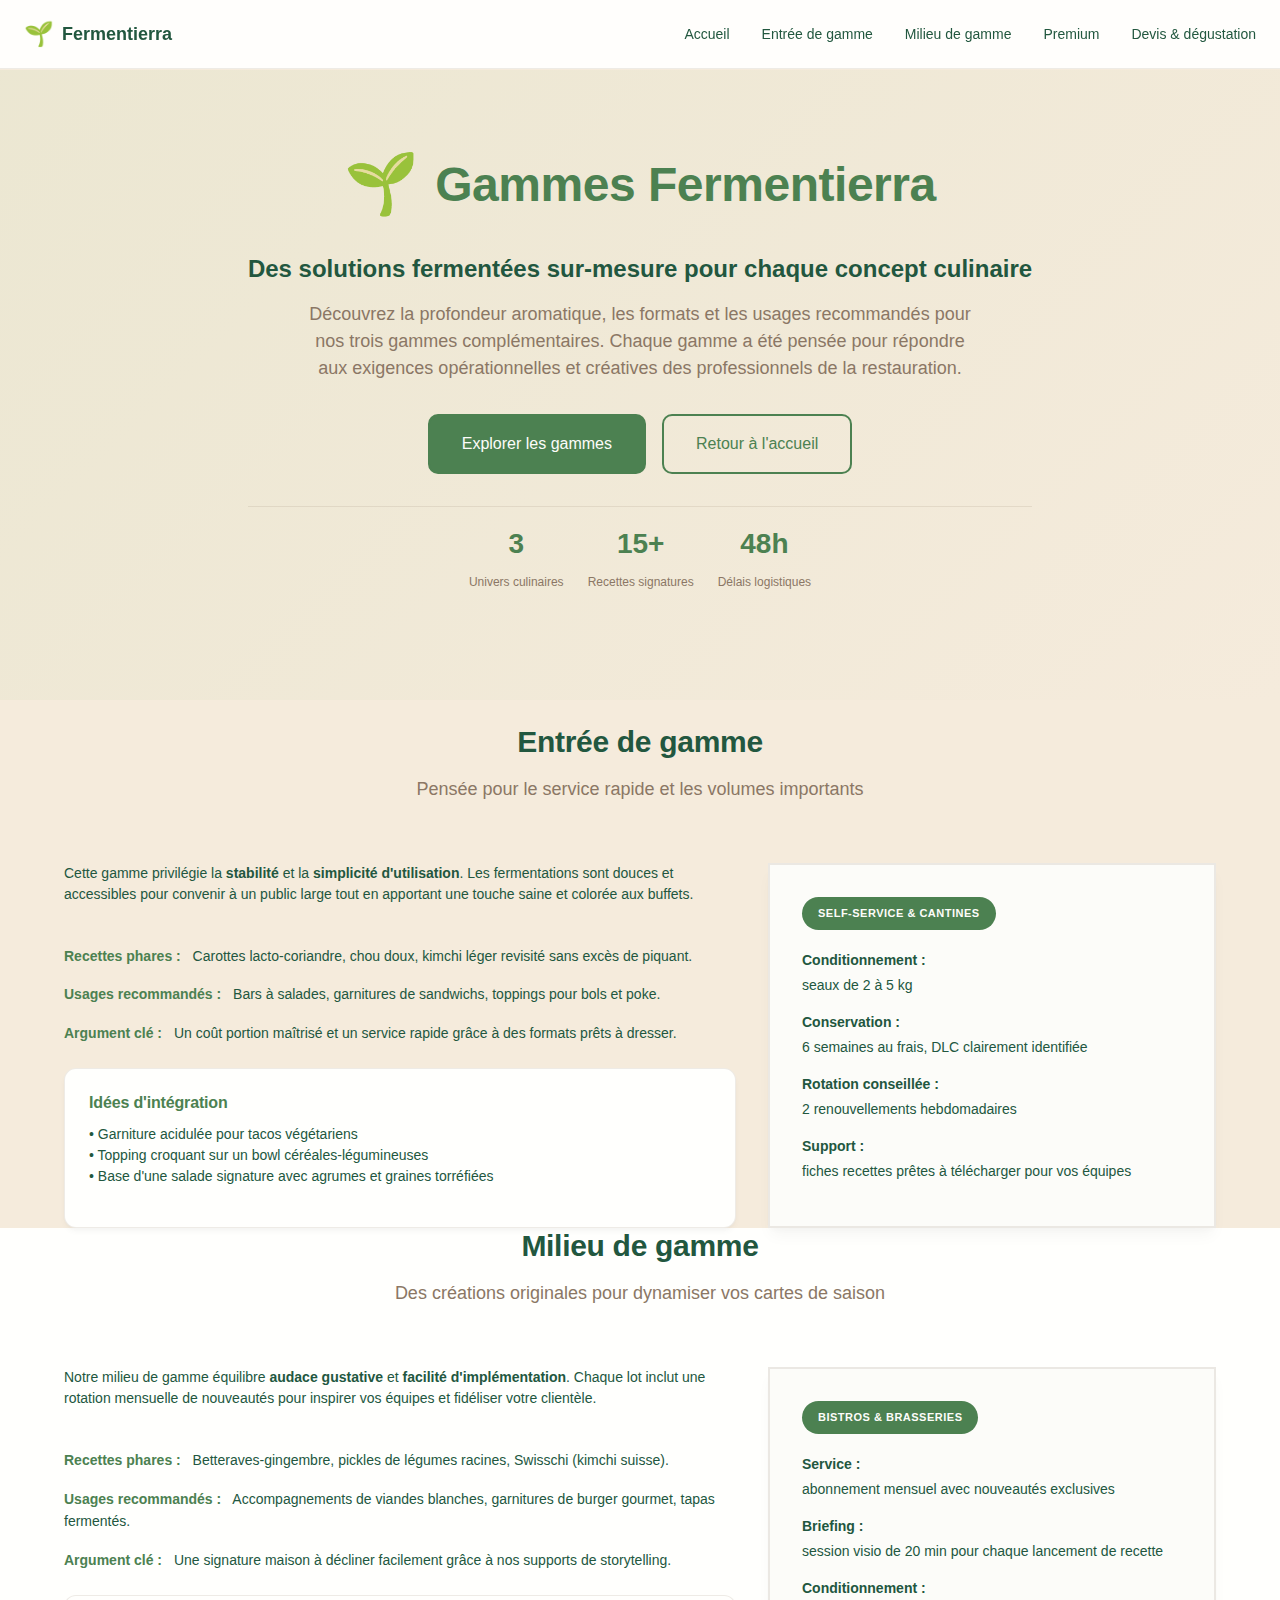
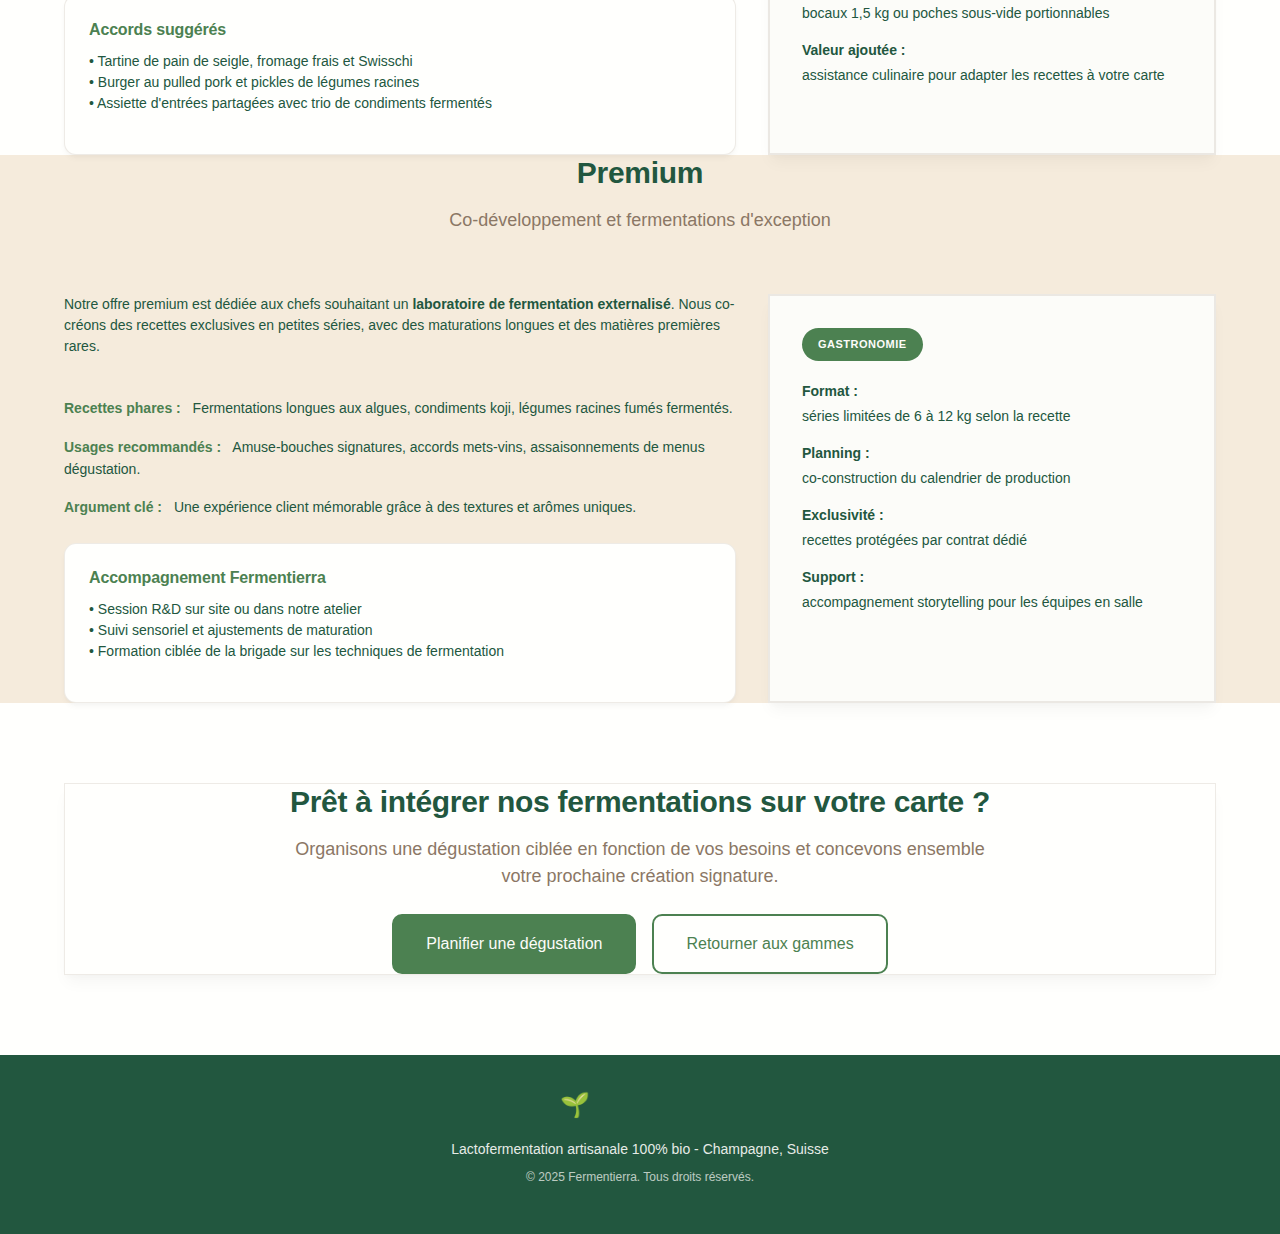
<file: src/produits.html>
<!DOCTYPE html>
<html lang="fr">
<head>
    <meta charset="UTF-8">
    <meta name="viewport" content="width=device-width, initial-scale=1.0">
    <title>Nos gammes – Détails produits | Fermentierra</title>
    <link rel="stylesheet" href="style.css">
</head>
<body>
    <!-- Navigation -->
    <nav class="navbar" id="navbar">
        <div class="nav-container">
            <div class="nav-logo">
                <span class="logo-icon">🌱</span>
                <span class="logo-text">Fermentierra</span>
            </div>
            <ul class="nav-menu" id="navMenu">
                <li><a href="index.html#hero" class="nav-link">Accueil</a></li>
                <li><a href="#entree" class="nav-link">Entrée de gamme</a></li>
                <li><a href="#milieu" class="nav-link">Milieu de gamme</a></li>
                <li><a href="#premium" class="nav-link">Premium</a></li>
                <li><a href="#cta" class="nav-link">Devis &amp; dégustation</a></li>
            </ul>
            <button class="nav-toggle" id="navToggle">
                <span></span>
                <span></span>
                <span></span>
            </button>
        </div>
    </nav>

    <!-- Hero Section -->
    <section class="hero hero--products" id="hero">
        <div class="hero-content">
            <div class="hero-logo">
                <span class="hero-icon">🌱</span>
                <h1 class="hero-title">Gammes Fermentierra</h1>
            </div>
            <p class="hero-tagline">Des solutions fermentées sur-mesure pour chaque concept culinaire</p>
            <p class="hero-subtitle">Découvrez la profondeur aromatique, les formats et les usages recommandés pour nos trois gammes complémentaires. Chaque gamme a été pensée pour répondre aux exigences opérationnelles et créatives des professionnels de la restauration.</p>
            <div class="hero-buttons">
                <a href="#entree" class="btn btn--primary btn--lg">Explorer les gammes</a>
                <a href="index.html#products" class="btn btn--outline btn--lg">Retour à l'accueil</a>
            </div>
            <div class="hero-stats hero-stats--compact">
                <div class="stat">
                    <div class="stat-number">3</div>
                    <div class="stat-label">Univers culinaires</div>
                </div>
                <div class="stat">
                    <div class="stat-number">15+</div>
                    <div class="stat-label">Recettes signatures</div>
                </div>
                <div class="stat">
                    <div class="stat-number">48h</div>
                    <div class="stat-label">Délais logistiques</div>
                </div>
            </div>
        </div>
    </section>

    <!-- Entry Level -->
    <section class="section range-section" id="entree">
        <div class="container">
            <div class="section-header">
                <h2 class="section-title">Entrée de gamme</h2>
                <p class="section-subtitle">Pensée pour le service rapide et les volumes importants</p>
            </div>
            <div class="range-grid">
                <div class="range-content">
                    <p>Cette gamme privilégie la <strong>stabilité</strong> et la <strong>simplicité d'utilisation</strong>. Les fermentations sont douces et accessibles pour convenir à un public large tout en apportant une touche saine et colorée aux buffets.</p>
                    <ul class="range-list">
                        <li><span class="range-list-title">Recettes phares :</span> Carottes lacto-coriandre, chou doux, kimchi léger revisité sans excès de piquant.</li>
                        <li><span class="range-list-title">Usages recommandés :</span> Bars à salades, garnitures de sandwichs, toppings pour bols et poke.</li>
                        <li><span class="range-list-title">Argument clé :</span> Un coût portion maîtrisé et un service rapide grâce à des formats prêts à dresser.</li>
                    </ul>
                    <div class="range-pairings">
                        <h3>Idées d'intégration</h3>
                        <p>• Garniture acidulée pour tacos végétariens<br>• Topping croquant sur un bowl céréales-légumineuses<br>• Base d'une salade signature avec agrumes et graines torréfiées</p>
                    </div>
                </div>
                <aside class="range-highlight">
                    <span class="range-badge">Self-service &amp; cantines</span>
                    <ul class="range-meta">
                        <li><strong>Conditionnement :</strong> seaux de 2 à 5 kg</li>
                        <li><strong>Conservation :</strong> 6 semaines au frais, DLC clairement identifiée</li>
                        <li><strong>Rotation conseillée :</strong> 2 renouvellements hebdomadaires</li>
                        <li><strong>Support :</strong> fiches recettes prêtes à télécharger pour vos équipes</li>
                    </ul>
                </aside>
            </div>
        </div>
    </section>

    <!-- Mid Range -->
    <section class="section section--alt range-section" id="milieu">
        <div class="container">
            <div class="section-header">
                <h2 class="section-title">Milieu de gamme</h2>
                <p class="section-subtitle">Des créations originales pour dynamiser vos cartes de saison</p>
            </div>
            <div class="range-grid">
                <div class="range-content">
                    <p>Notre milieu de gamme équilibre <strong>audace gustative</strong> et <strong>facilité d'implémentation</strong>. Chaque lot inclut une rotation mensuelle de nouveautés pour inspirer vos équipes et fidéliser votre clientèle.</p>
                    <ul class="range-list">
                        <li><span class="range-list-title">Recettes phares :</span> Betteraves-gingembre, pickles de légumes racines, Swisschi (kimchi suisse).</li>
                        <li><span class="range-list-title">Usages recommandés :</span> Accompagnements de viandes blanches, garnitures de burger gourmet, tapas fermentés.</li>
                        <li><span class="range-list-title">Argument clé :</span> Une signature maison à décliner facilement grâce à nos supports de storytelling.</li>
                    </ul>
                    <div class="range-pairings">
                        <h3>Accords suggérés</h3>
                        <p>• Tartine de pain de seigle, fromage frais et Swisschi<br>• Burger au pulled pork et pickles de légumes racines<br>• Assiette d'entrées partagées avec trio de condiments fermentés</p>
                    </div>
                </div>
                <aside class="range-highlight">
                    <span class="range-badge">Bistros &amp; brasseries</span>
                    <ul class="range-meta">
                        <li><strong>Service :</strong> abonnement mensuel avec nouveautés exclusives</li>
                        <li><strong>Briefing :</strong> session visio de 20 min pour chaque lancement de recette</li>
                        <li><strong>Conditionnement :</strong> bocaux 1,5 kg ou poches sous-vide portionnables</li>
                        <li><strong>Valeur ajoutée :</strong> assistance culinaire pour adapter les recettes à votre carte</li>
                    </ul>
                </aside>
            </div>
        </div>
    </section>

    <!-- Premium -->
    <section class="section range-section" id="premium">
        <div class="container">
            <div class="section-header">
                <h2 class="section-title">Premium</h2>
                <p class="section-subtitle">Co-développement et fermentations d'exception</p>
            </div>
            <div class="range-grid">
                <div class="range-content">
                    <p>Notre offre premium est dédiée aux chefs souhaitant un <strong>laboratoire de fermentation externalisé</strong>. Nous co-créons des recettes exclusives en petites séries, avec des maturations longues et des matières premières rares.</p>
                    <ul class="range-list">
                        <li><span class="range-list-title">Recettes phares :</span> Fermentations longues aux algues, condiments koji, légumes racines fumés fermentés.</li>
                        <li><span class="range-list-title">Usages recommandés :</span> Amuse-bouches signatures, accords mets-vins, assaisonnements de menus dégustation.</li>
                        <li><span class="range-list-title">Argument clé :</span> Une expérience client mémorable grâce à des textures et arômes uniques.</li>
                    </ul>
                    <div class="range-pairings">
                        <h3>Accompagnement Fermentierra</h3>
                        <p>• Session R&amp;D sur site ou dans notre atelier<br>• Suivi sensoriel et ajustements de maturation<br>• Formation ciblée de la brigade sur les techniques de fermentation</p>
                    </div>
                </div>
                <aside class="range-highlight">
                    <span class="range-badge">Gastronomie</span>
                    <ul class="range-meta">
                        <li><strong>Format :</strong> séries limitées de 6 à 12 kg selon la recette</li>
                        <li><strong>Planning :</strong> co-construction du calendrier de production</li>
                        <li><strong>Exclusivité :</strong> recettes protégées par contrat dédié</li>
                        <li><strong>Support :</strong> accompagnement storytelling pour les équipes en salle</li>
                    </ul>
                </aside>
            </div>
        </div>
    </section>

    <!-- CTA -->
    <section class="section section--alt range-cta" id="cta">
        <div class="container">
            <div class="range-cta-content">
                <h2 class="section-title">Prêt à intégrer nos fermentations sur votre carte ?</h2>
                <p class="section-subtitle">Organisons une dégustation ciblée en fonction de vos besoins et concevons ensemble votre prochaine création signature.</p>
                <div class="range-cta-actions">
                    <a href="index.html#contact" class="btn btn--primary btn--lg">Planifier une dégustation</a>
                    <a href="index.html#products" class="btn btn--outline btn--lg">Retourner aux gammes</a>
                </div>
            </div>
        </div>
    </section>

    <!-- Footer -->
    <footer class="footer">
        <div class="container">
            <div class="footer-content">
                <div class="footer-logo">
                    <span class="logo-icon">🌱</span>
                    <span class="logo-text">Fermentierra</span>
                </div>
                <p class="footer-text">Lactofermentation artisanale 100% bio - Champagne, Suisse</p>
                <p class="footer-copyright">© 2025 Fermentierra. Tous droits réservés.</p>
            </div>
        </div>
    </footer>

    <script src="app.js"></script>
</body>
</html>
</file>
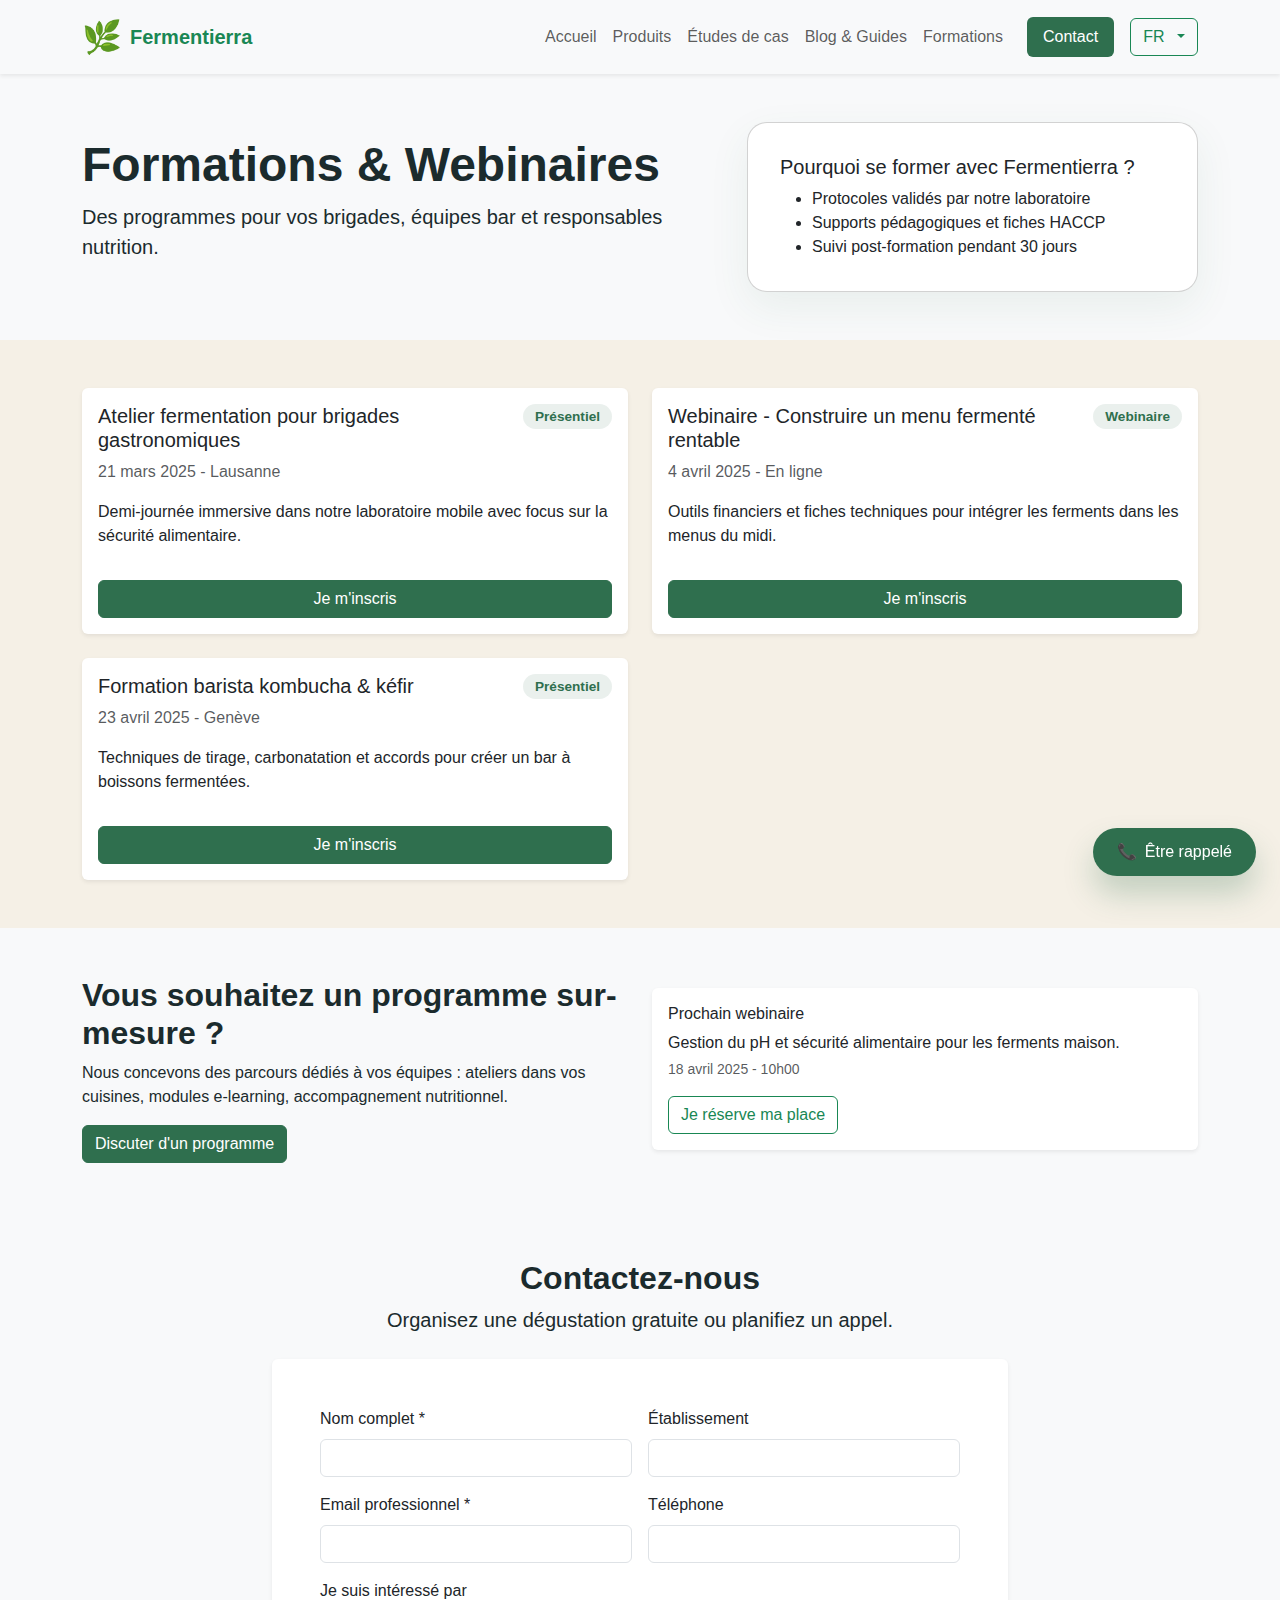
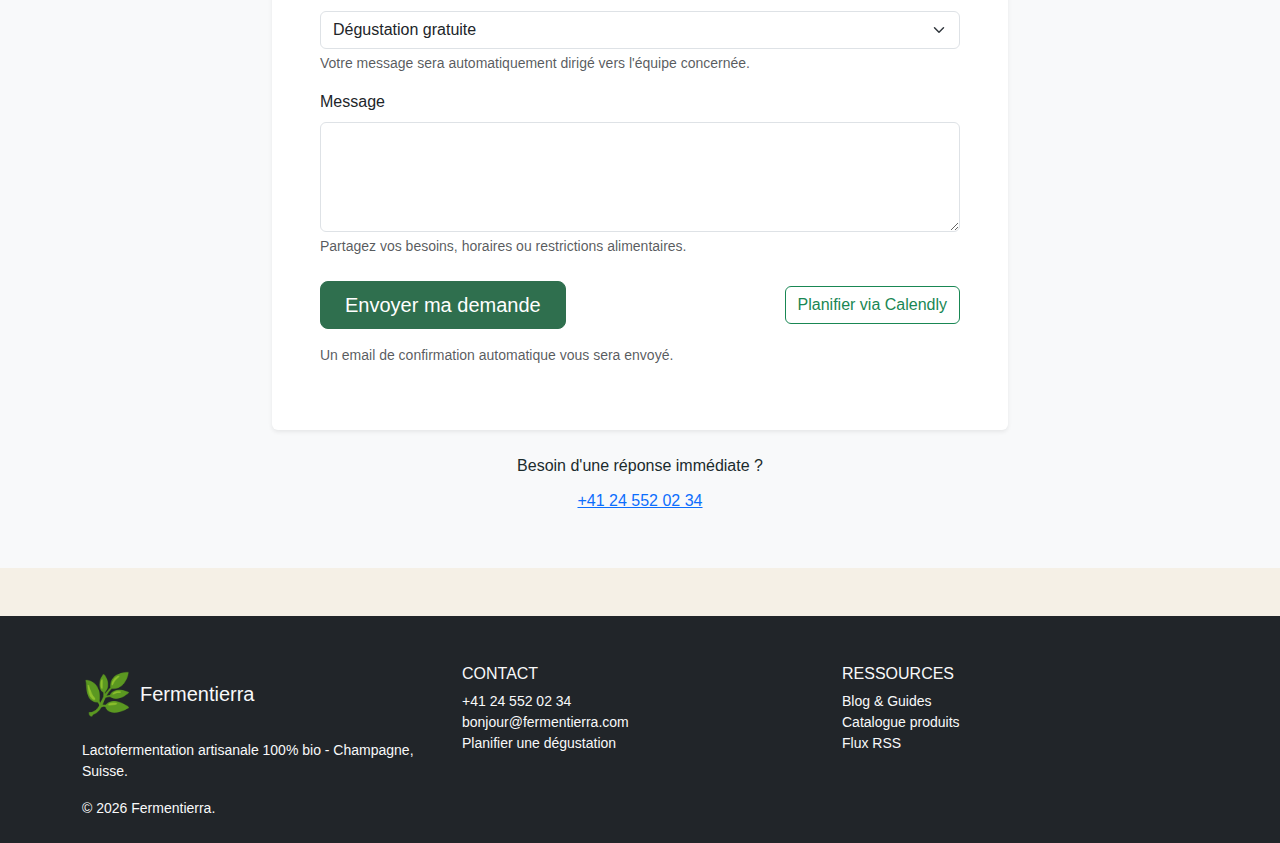
<file: src/training.html>
<!DOCTYPE html>
<html lang="fr">
  <head>
    <meta charset="utf-8" />
    <meta name="viewport" content="width=device-width, initial-scale=1" />
    <title>Formations & Webinaires Fermentierra</title>
    <meta name="description" content="Formations, ateliers et webinaires Fermentierra pour maîtriser la fermentation en restauration." />
    <meta property="og:title" content="Formations Fermentierra" />
    <meta property="og:description" content="Sessions pratiques et en ligne pour intégrer les ferments artisanaux dans vos services." />
    <meta property="og:type" content="website" />
    <meta property="og:image" content="https://via.placeholder.com/1200x630?text=Formations+Fermentierra" />
    <meta name="twitter:card" content="summary_large_image" />
    <link rel="canonical" href="https://fermentierra.example.com/training.html" />
    <link rel="alternate" type="application/rss+xml" title="Fermentierra Blog" href="rss.xml" />
    <link rel="stylesheet" href="https://cdn.jsdelivr.net/npm/bootstrap@5.3.3/dist/css/bootstrap.min.css" integrity="sha384-QWTKZyjpPEjISv5WaRU9OFeRpok6YctnYmDr5pNlyT2bRjXh0JMhjY6hW+ALEwIH" crossorigin="anonymous" />
    <link rel="stylesheet" href="css/main.css" />
    <script async src="https://www.googletagmanager.com/gtag/js?id=G-XXXXXXXX"></script>
    <script>
      window.dataLayer = window.dataLayer || [];
      function gtag(){dataLayer.push(arguments);}
      gtag('js', new Date());
      gtag('config', 'G-XXXXXXXX');
    </script>
  </head>
  <body data-page="training">
    <div data-src="components/header.html"></div>
    <main>
      <section class="py-5 bg-light">
        <div class="container">
          <div class="row g-4 align-items-center">
            <div class="col-lg-7">
              <h1 class="display-5 fw-bold">Formations & Webinaires</h1>
              <p class="lead">Des programmes pour vos brigades, équipes bar et responsables nutrition.</p>
            </div>
            <div class="col-lg-5">
              <div class="card card-highlight">
                <h2 class="h5">Pourquoi se former avec Fermentierra ?</h2>
                <ul class="mb-0">
                  <li>Protocoles validés par notre laboratoire</li>
                  <li>Supports pédagogiques et fiches HACCP</li>
                  <li>Suivi post-formation pendant 30 jours</li>
                </ul>
              </div>
            </div>
          </div>
        </div>
      </section>

      <section class="py-5">
        <div class="container">
          <div class="row g-4" data-training-list></div>
        </div>
      </section>

      <section class="py-5 bg-light">
        <div class="container">
          <div class="row g-4 align-items-center">
            <div class="col-lg-6">
              <h2 class="fw-bold">Vous souhaitez un programme sur-mesure ?</h2>
              <p>Nous concevons des parcours dédiés à vos équipes : ateliers dans vos cuisines, modules e-learning, accompagnement nutritionnel.</p>
              <a class="btn btn-success" href="#contact">Discuter d'un programme</a>
            </div>
            <div class="col-lg-6">
              <div class="card border-0 shadow-sm">
                <div class="card-body">
                  <h3 class="h6">Prochain webinaire</h3>
                  <p class="mb-1">Gestion du pH et sécurité alimentaire pour les ferments maison.</p>
                  <p class="small text-muted">18 avril 2025 - 10h00</p>
                  <a class="btn btn-outline-success" href="https://eventbrite.com" target="_blank" rel="noopener">Je réserve ma place</a>
                </div>
              </div>
            </div>
          </div>
        </div>
      </section>

      <div data-src="components/contact-form.html"></div>
    </main>
    <div data-src="components/footer.html"></div>
    <script src="https://cdn.jsdelivr.net/npm/bootstrap@5.3.3/dist/js/bootstrap.bundle.min.js" integrity="sha384-YvpcrYf0tY3lHB60NNkmXc5s9fDVZLESaAA55NDzOxhy9GkcIdslK1eN7N6jIeHz" crossorigin="anonymous"></script>
    <script src="js/main.js" defer></script>
  </body>
</html>
</file>
<file: src/style.css>
:root {
  /* Primitive Color Tokens */
  --color-white: rgba(255, 255, 255, 1);
  --color-black: rgba(0, 0, 0, 1);
  --color-cream-50: rgba(252, 252, 249, 1);
  --color-cream-100: rgba(255, 255, 253, 1);
  --color-gray-200: rgba(245, 245, 245, 1);
  --color-gray-300: rgba(167, 169, 169, 1);
  --color-gray-400: rgba(119, 124, 124, 1);
  --color-slate-500: rgba(98, 108, 113, 1);
  --color-brown-600: rgba(94, 82, 64, 1);
  --color-charcoal-700: rgba(31, 33, 33, 1);
  --color-charcoal-800: rgba(38, 40, 40, 1);
  --color-slate-900: rgba(19, 52, 59, 1);
  --color-teal-300: rgba(50, 184, 198, 1);
  --color-teal-400: rgba(45, 166, 178, 1);
  --color-teal-500: rgba(33, 128, 141, 1);
  --color-teal-600: rgba(29, 116, 128, 1);
  --color-teal-700: rgba(26, 104, 115, 1);
  --color-teal-800: rgba(41, 150, 161, 1);
  --color-red-400: rgba(255, 84, 89, 1);
  --color-red-500: rgba(192, 21, 47, 1);
  --color-orange-400: rgba(230, 129, 97, 1);
  --color-orange-500: rgba(168, 75, 47, 1);

  /* RGB versions for opacity control */
  --color-brown-600-rgb: 94, 82, 64;
  --color-teal-500-rgb: 33, 128, 141;
  --color-slate-900-rgb: 19, 52, 59;
  --color-slate-500-rgb: 98, 108, 113;
  --color-red-500-rgb: 192, 21, 47;
  --color-red-400-rgb: 255, 84, 89;
  --color-orange-500-rgb: 168, 75, 47;
  --color-orange-400-rgb: 230, 129, 97;

  /* Background color tokens (Light Mode) */
  --color-bg-1: rgba(59, 130, 246, 0.08); /* Light blue */
  --color-bg-2: rgba(245, 158, 11, 0.08); /* Light yellow */
  --color-bg-3: rgba(34, 197, 94, 0.08); /* Light green */
  --color-bg-4: rgba(239, 68, 68, 0.08); /* Light red */
  --color-bg-5: rgba(147, 51, 234, 0.08); /* Light purple */
  --color-bg-6: rgba(249, 115, 22, 0.08); /* Light orange */
  --color-bg-7: rgba(236, 72, 153, 0.08); /* Light pink */
  --color-bg-8: rgba(6, 182, 212, 0.08); /* Light cyan */

  /* Semantic Color Tokens (Light Mode) */
  --color-background: var(--color-cream-50);
  --color-surface: var(--color-cream-100);
  --color-text: var(--color-slate-900);
  --color-text-secondary: var(--color-slate-500);
  --color-primary: var(--color-teal-500);
  --color-primary-hover: var(--color-teal-600);
  --color-primary-active: var(--color-teal-700);
  --color-secondary: rgba(var(--color-brown-600-rgb), 0.12);
  --color-secondary-hover: rgba(var(--color-brown-600-rgb), 0.2);
  --color-secondary-active: rgba(var(--color-brown-600-rgb), 0.25);
  --color-border: rgba(var(--color-brown-600-rgb), 0.2);
  --color-btn-primary-text: var(--color-cream-50);
  --color-card-border: rgba(var(--color-brown-600-rgb), 0.12);
  --color-card-border-inner: rgba(var(--color-brown-600-rgb), 0.12);
  --color-error: var(--color-red-500);
  --color-success: var(--color-teal-500);
  --color-warning: var(--color-orange-500);
  --color-info: var(--color-slate-500);
  --color-focus-ring: rgba(var(--color-teal-500-rgb), 0.4);
  --color-select-caret: rgba(var(--color-slate-900-rgb), 0.8);

  /* Common style patterns */
  --focus-ring: 0 0 0 3px var(--color-focus-ring);
  --focus-outline: 2px solid var(--color-primary);
  --status-bg-opacity: 0.15;
  --status-border-opacity: 0.25;
  --select-caret-light: url("data:image/svg+xml,%3Csvg xmlns='http://www.w3.org/2000/svg' width='16' height='16' viewBox='0 0 24 24' fill='none' stroke='%23134252' stroke-width='2' stroke-linecap='round' stroke-linejoin='round'%3E%3Cpolyline points='6 9 12 15 18 9'%3E%3C/polyline%3E%3C/svg%3E");
  --select-caret-dark: url("data:image/svg+xml,%3Csvg xmlns='http://www.w3.org/2000/svg' width='16' height='16' viewBox='0 0 24 24' fill='none' stroke='%23f5f5f5' stroke-width='2' stroke-linecap='round' stroke-linejoin='round'%3E%3Cpolyline points='6 9 12 15 18 9'%3E%3C/polyline%3E%3C/svg%3E");

  /* RGB versions for opacity control */
  --color-success-rgb: 33, 128, 141;
  --color-error-rgb: 192, 21, 47;
  --color-warning-rgb: 168, 75, 47;
  --color-info-rgb: 98, 108, 113;

  /* Typography */
  --font-family-base: "FKGroteskNeue", "Geist", "Inter", -apple-system,
    BlinkMacSystemFont, "Segoe UI", Roboto, sans-serif;
  --font-family-mono: "Berkeley Mono", ui-monospace, SFMono-Regular, Menlo,
    Monaco, Consolas, monospace;
  --font-size-xs: 11px;
  --font-size-sm: 12px;
  --font-size-base: 14px;
  --font-size-md: 14px;
  --font-size-lg: 16px;
  --font-size-xl: 18px;
  --font-size-2xl: 20px;
  --font-size-3xl: 24px;
  --font-size-4xl: 30px;
  --font-weight-normal: 400;
  --font-weight-medium: 500;
  --font-weight-semibold: 550;
  --font-weight-bold: 600;
  --line-height-tight: 1.2;
  --line-height-normal: 1.5;
  --letter-spacing-tight: -0.01em;

  /* Spacing */
  --space-0: 0;
  --space-1: 1px;
  --space-2: 2px;
  --space-4: 4px;
  --space-6: 6px;
  --space-8: 8px;
  --space-10: 10px;
  --space-12: 12px;
  --space-16: 16px;
  --space-20: 20px;
  --space-24: 24px;
  --space-32: 32px;

  /* Border Radius */
  --radius-sm: 6px;
  --radius-base: 8px;
  --radius-md: 10px;
  --radius-lg: 12px;
  --radius-full: 9999px;

  /* Shadows */
  --shadow-xs: 0 1px 2px rgba(0, 0, 0, 0.02);
  --shadow-sm: 0 1px 3px rgba(0, 0, 0, 0.04), 0 1px 2px rgba(0, 0, 0, 0.02);
  --shadow-md: 0 4px 6px -1px rgba(0, 0, 0, 0.04),
    0 2px 4px -1px rgba(0, 0, 0, 0.02);
  --shadow-lg: 0 10px 15px -3px rgba(0, 0, 0, 0.04),
    0 4px 6px -2px rgba(0, 0, 0, 0.02);
  --shadow-inset-sm: inset 0 1px 0 rgba(255, 255, 255, 0.15),
    inset 0 -1px 0 rgba(0, 0, 0, 0.03);

  /* Animation */
  --duration-fast: 150ms;
  --duration-normal: 250ms;
  --ease-standard: cubic-bezier(0.16, 1, 0.3, 1);

  /* Layout */
  --container-sm: 640px;
  --container-md: 768px;
  --container-lg: 1024px;
  --container-xl: 1280px;
}

/* Dark mode colors */
@media (prefers-color-scheme: dark) {
  :root {
    /* RGB versions for opacity control (Dark Mode) */
    --color-gray-400-rgb: 119, 124, 124;
    --color-teal-300-rgb: 50, 184, 198;
    --color-gray-300-rgb: 167, 169, 169;
    --color-gray-200-rgb: 245, 245, 245;

    /* Background color tokens (Dark Mode) */
    --color-bg-1: rgba(29, 78, 216, 0.15); /* Dark blue */
    --color-bg-2: rgba(180, 83, 9, 0.15); /* Dark yellow */
    --color-bg-3: rgba(21, 128, 61, 0.15); /* Dark green */
    --color-bg-4: rgba(185, 28, 28, 0.15); /* Dark red */
    --color-bg-5: rgba(107, 33, 168, 0.15); /* Dark purple */
    --color-bg-6: rgba(194, 65, 12, 0.15); /* Dark orange */
    --color-bg-7: rgba(190, 24, 93, 0.15); /* Dark pink */
    --color-bg-8: rgba(8, 145, 178, 0.15); /* Dark cyan */

    /* Semantic Color Tokens (Dark Mode) */
    --color-background: var(--color-charcoal-700);
    --color-surface: var(--color-charcoal-800);
    --color-text: var(--color-gray-200);
    --color-text-secondary: rgba(var(--color-gray-300-rgb), 0.7);
    --color-primary: var(--color-teal-300);
    --color-primary-hover: var(--color-teal-400);
    --color-primary-active: var(--color-teal-800);
    --color-secondary: rgba(var(--color-gray-400-rgb), 0.15);
    --color-secondary-hover: rgba(var(--color-gray-400-rgb), 0.25);
    --color-secondary-active: rgba(var(--color-gray-400-rgb), 0.3);
    --color-border: rgba(var(--color-gray-400-rgb), 0.3);
    --color-error: var(--color-red-400);
    --color-success: var(--color-teal-300);
    --color-warning: var(--color-orange-400);
    --color-info: var(--color-gray-300);
    --color-focus-ring: rgba(var(--color-teal-300-rgb), 0.4);
    --color-btn-primary-text: var(--color-slate-900);
    --color-card-border: rgba(var(--color-gray-400-rgb), 0.2);
    --color-card-border-inner: rgba(var(--color-gray-400-rgb), 0.15);
    --shadow-inset-sm: inset 0 1px 0 rgba(255, 255, 255, 0.1),
      inset 0 -1px 0 rgba(0, 0, 0, 0.15);
    --button-border-secondary: rgba(var(--color-gray-400-rgb), 0.2);
    --color-border-secondary: rgba(var(--color-gray-400-rgb), 0.2);
    --color-select-caret: rgba(var(--color-gray-200-rgb), 0.8);

    /* Common style patterns - updated for dark mode */
    --focus-ring: 0 0 0 3px var(--color-focus-ring);
    --focus-outline: 2px solid var(--color-primary);
    --status-bg-opacity: 0.15;
    --status-border-opacity: 0.25;
    --select-caret-light: url("data:image/svg+xml,%3Csvg xmlns='http://www.w3.org/2000/svg' width='16' height='16' viewBox='0 0 24 24' fill='none' stroke='%23134252' stroke-width='2' stroke-linecap='round' stroke-linejoin='round'%3E%3Cpolyline points='6 9 12 15 18 9'%3E%3C/polyline%3E%3C/svg%3E");
    --select-caret-dark: url("data:image/svg+xml,%3Csvg xmlns='http://www.w3.org/2000/svg' width='16' height='16' viewBox='0 0 24 24' fill='none' stroke='%23f5f5f5' stroke-width='2' stroke-linecap='round' stroke-linejoin='round'%3E%3Cpolyline points='6 9 12 15 18 9'%3E%3C/polyline%3E%3C/svg%3E");

    /* RGB versions for dark mode */
    --color-success-rgb: var(--color-teal-300-rgb);
    --color-error-rgb: var(--color-red-400-rgb);
    --color-warning-rgb: var(--color-orange-400-rgb);
    --color-info-rgb: var(--color-gray-300-rgb);
  }
}

/* Data attribute for manual theme switching */
[data-color-scheme="dark"] {
  /* RGB versions for opacity control (dark mode) */
  --color-gray-400-rgb: 119, 124, 124;
  --color-teal-300-rgb: 50, 184, 198;
  --color-gray-300-rgb: 167, 169, 169;
  --color-gray-200-rgb: 245, 245, 245;

  /* Colorful background palette - Dark Mode */
  --color-bg-1: rgba(29, 78, 216, 0.15); /* Dark blue */
  --color-bg-2: rgba(180, 83, 9, 0.15); /* Dark yellow */
  --color-bg-3: rgba(21, 128, 61, 0.15); /* Dark green */
  --color-bg-4: rgba(185, 28, 28, 0.15); /* Dark red */
  --color-bg-5: rgba(107, 33, 168, 0.15); /* Dark purple */
  --color-bg-6: rgba(194, 65, 12, 0.15); /* Dark orange */
  --color-bg-7: rgba(190, 24, 93, 0.15); /* Dark pink */
  --color-bg-8: rgba(8, 145, 178, 0.15); /* Dark cyan */

  /* Semantic Color Tokens (Dark Mode) */
  --color-background: var(--color-charcoal-700);
  --color-surface: var(--color-charcoal-800);
  --color-text: var(--color-gray-200);
  --color-text-secondary: rgba(var(--color-gray-300-rgb), 0.7);
  --color-primary: var(--color-teal-300);
  --color-primary-hover: var(--color-teal-400);
  --color-primary-active: var(--color-teal-800);
  --color-secondary: rgba(var(--color-gray-400-rgb), 0.15);
  --color-secondary-hover: rgba(var(--color-gray-400-rgb), 0.25);
  --color-secondary-active: rgba(var(--color-gray-400-rgb), 0.3);
  --color-border: rgba(var(--color-gray-400-rgb), 0.3);
  --color-error: var(--color-red-400);
  --color-success: var(--color-teal-300);
  --color-warning: var(--color-orange-400);
  --color-info: var(--color-gray-300);
  --color-focus-ring: rgba(var(--color-teal-300-rgb), 0.4);
  --color-btn-primary-text: var(--color-slate-900);
  --color-card-border: rgba(var(--color-gray-400-rgb), 0.15);
  --color-card-border-inner: rgba(var(--color-gray-400-rgb), 0.15);
  --shadow-inset-sm: inset 0 1px 0 rgba(255, 255, 255, 0.1),
    inset 0 -1px 0 rgba(0, 0, 0, 0.15);
  --color-border-secondary: rgba(var(--color-gray-400-rgb), 0.2);
  --color-select-caret: rgba(var(--color-gray-200-rgb), 0.8);

  /* Common style patterns - updated for dark mode */
  --focus-ring: 0 0 0 3px var(--color-focus-ring);
  --focus-outline: 2px solid var(--color-primary);
  --status-bg-opacity: 0.15;
  --status-border-opacity: 0.25;
  --select-caret-light: url("data:image/svg+xml,%3Csvg xmlns='http://www.w3.org/2000/svg' width='16' height='16' viewBox='0 0 24 24' fill='none' stroke='%23134252' stroke-width='2' stroke-linecap='round' stroke-linejoin='round'%3E%3Cpolyline points='6 9 12 15 18 9'%3E%3C/polyline%3E%3C/svg%3E");
  --select-caret-dark: url("data:image/svg+xml,%3Csvg xmlns='http://www.w3.org/2000/svg' width='16' height='16' viewBox='0 0 24 24' fill='none' stroke='%23f5f5f5' stroke-width='2' stroke-linecap='round' stroke-linejoin='round'%3E%3Cpolyline points='6 9 12 15 18 9'%3E%3C/polyline%3E%3C/svg%3E");

  /* RGB versions for dark mode */
  --color-success-rgb: var(--color-teal-300-rgb);
  --color-error-rgb: var(--color-red-400-rgb);
  --color-warning-rgb: var(--color-orange-400-rgb);
  --color-info-rgb: var(--color-gray-300-rgb);
}

[data-color-scheme="light"] {
  /* RGB versions for opacity control (light mode) */
  --color-brown-600-rgb: 94, 82, 64;
  --color-teal-500-rgb: 33, 128, 141;
  --color-slate-900-rgb: 19, 52, 59;

  /* Semantic Color Tokens (Light Mode) */
  --color-background: var(--color-cream-50);
  --color-surface: var(--color-cream-100);
  --color-text: var(--color-slate-900);
  --color-text-secondary: var(--color-slate-500);
  --color-primary: var(--color-teal-500);
  --color-primary-hover: var(--color-teal-600);
  --color-primary-active: var(--color-teal-700);
  --color-secondary: rgba(var(--color-brown-600-rgb), 0.12);
  --color-secondary-hover: rgba(var(--color-brown-600-rgb), 0.2);
  --color-secondary-active: rgba(var(--color-brown-600-rgb), 0.25);
  --color-border: rgba(var(--color-brown-600-rgb), 0.2);
  --color-btn-primary-text: var(--color-cream-50);
  --color-card-border: rgba(var(--color-brown-600-rgb), 0.12);
  --color-card-border-inner: rgba(var(--color-brown-600-rgb), 0.12);
  --color-error: var(--color-red-500);
  --color-success: var(--color-teal-500);
  --color-warning: var(--color-orange-500);
  --color-info: var(--color-slate-500);
  --color-focus-ring: rgba(var(--color-teal-500-rgb), 0.4);

  /* RGB versions for light mode */
  --color-success-rgb: var(--color-teal-500-rgb);
  --color-error-rgb: var(--color-red-500-rgb);
  --color-warning-rgb: var(--color-orange-500-rgb);
  --color-info-rgb: var(--color-slate-500-rgb);
}

/* Base styles */
html {
  font-size: var(--font-size-base);
  font-family: var(--font-family-base);
  line-height: var(--line-height-normal);
  color: var(--color-text);
  background-color: var(--color-background);
  -webkit-font-smoothing: antialiased;
  box-sizing: border-box;
}

body {
  margin: 0;
  padding: 0;
}

*,
*::before,
*::after {
  box-sizing: inherit;
}

/* Typography */
h1,
h2,
h3,
h4,
h5,
h6 {
  margin: 0;
  font-weight: var(--font-weight-semibold);
  line-height: var(--line-height-tight);
  color: var(--color-text);
  letter-spacing: var(--letter-spacing-tight);
}

h1 {
  font-size: var(--font-size-4xl);
}
h2 {
  font-size: var(--font-size-3xl);
}
h3 {
  font-size: var(--font-size-2xl);
}
h4 {
  font-size: var(--font-size-xl);
}
h5 {
  font-size: var(--font-size-lg);
}
h6 {
  font-size: var(--font-size-md);
}

p {
  margin: 0 0 var(--space-16) 0;
}

a {
  color: var(--color-primary);
  text-decoration: none;
  transition: color var(--duration-fast) var(--ease-standard);
}

a:hover {
  color: var(--color-primary-hover);
}

code,
pre {
  font-family: var(--font-family-mono);
  font-size: calc(var(--font-size-base) * 0.95);
  background-color: var(--color-secondary);
  border-radius: var(--radius-sm);
}

code {
  padding: var(--space-1) var(--space-4);
}

pre {
  padding: var(--space-16);
  margin: var(--space-16) 0;
  overflow: auto;
  border: 1px solid var(--color-border);
}

pre code {
  background: none;
  padding: 0;
}

/* Buttons */
.btn {
  display: inline-flex;
  align-items: center;
  justify-content: center;
  padding: var(--space-8) var(--space-16);
  border-radius: var(--radius-base);
  font-size: var(--font-size-base);
  font-weight: 500;
  line-height: 1.5;
  cursor: pointer;
  transition: all var(--duration-normal) var(--ease-standard);
  border: none;
  text-decoration: none;
  position: relative;
}

.btn:focus-visible {
  outline: none;
  box-shadow: var(--focus-ring);
}

.btn--primary {
  background: var(--color-primary);
  color: var(--color-btn-primary-text);
}

.btn--primary:hover {
  background: var(--color-primary-hover);
}

.btn--primary:active {
  background: var(--color-primary-active);
}

.btn--secondary {
  background: var(--color-secondary);
  color: var(--color-text);
}

.btn--secondary:hover {
  background: var(--color-secondary-hover);
}

.btn--secondary:active {
  background: var(--color-secondary-active);
}

.btn--outline {
  background: transparent;
  border: 1px solid var(--color-border);
  color: var(--color-text);
}

.btn--outline:hover {
  background: var(--color-secondary);
}

.btn--sm {
  padding: var(--space-4) var(--space-12);
  font-size: var(--font-size-sm);
  border-radius: var(--radius-sm);
}

.btn--lg {
  padding: var(--space-10) var(--space-20);
  font-size: var(--font-size-lg);
  border-radius: var(--radius-md);
}

.btn--full-width {
  width: 100%;
}

.btn:disabled {
  opacity: 0.5;
  cursor: not-allowed;
}

/* Form elements */
.form-control {
  display: block;
  width: 100%;
  padding: var(--space-8) var(--space-12);
  font-size: var(--font-size-md);
  line-height: 1.5;
  color: var(--color-text);
  background-color: var(--color-surface);
  border: 1px solid var(--color-border);
  border-radius: var(--radius-base);
  transition: border-color var(--duration-fast) var(--ease-standard),
    box-shadow var(--duration-fast) var(--ease-standard);
}

textarea.form-control {
  font-family: var(--font-family-base);
  font-size: var(--font-size-base);
}

select.form-control {
  padding: var(--space-8) var(--space-12);
  -webkit-appearance: none;
  -moz-appearance: none;
  appearance: none;
  background-image: var(--select-caret-light);
  background-repeat: no-repeat;
  background-position: right var(--space-12) center;
  background-size: 16px;
  padding-right: var(--space-32);
}

/* Add a dark mode specific caret */
@media (prefers-color-scheme: dark) {
  select.form-control {
    background-image: var(--select-caret-dark);
  }
}

/* Also handle data-color-scheme */
[data-color-scheme="dark"] select.form-control {
  background-image: var(--select-caret-dark);
}

[data-color-scheme="light"] select.form-control {
  background-image: var(--select-caret-light);
}

.form-control:focus {
  border-color: var(--color-primary);
  outline: var(--focus-outline);
}

.form-label {
  display: block;
  margin-bottom: var(--space-8);
  font-weight: var(--font-weight-medium);
  font-size: var(--font-size-sm);
}

.form-group {
  margin-bottom: var(--space-16);
}

/* Card component */
.card {
  background-color: var(--color-surface);
  border-radius: var(--radius-lg);
  border: 1px solid var(--color-card-border);
  box-shadow: var(--shadow-sm);
  overflow: hidden;
  transition: box-shadow var(--duration-normal) var(--ease-standard);
}

.card:hover {
  box-shadow: var(--shadow-md);
}

.card__body {
  padding: var(--space-16);
}

.card__header,
.card__footer {
  padding: var(--space-16);
  border-bottom: 1px solid var(--color-card-border-inner);
}

/* Status indicators - simplified with CSS variables */
.status {
  display: inline-flex;
  align-items: center;
  padding: var(--space-6) var(--space-12);
  border-radius: var(--radius-full);
  font-weight: var(--font-weight-medium);
  font-size: var(--font-size-sm);
}

.status--success {
  background-color: rgba(
    var(--color-success-rgb, 33, 128, 141),
    var(--status-bg-opacity)
  );
  color: var(--color-success);
  border: 1px solid
    rgba(var(--color-success-rgb, 33, 128, 141), var(--status-border-opacity));
}

.status--error {
  background-color: rgba(
    var(--color-error-rgb, 192, 21, 47),
    var(--status-bg-opacity)
  );
  color: var(--color-error);
  border: 1px solid
    rgba(var(--color-error-rgb, 192, 21, 47), var(--status-border-opacity));
}

.status--warning {
  background-color: rgba(
    var(--color-warning-rgb, 168, 75, 47),
    var(--status-bg-opacity)
  );
  color: var(--color-warning);
  border: 1px solid
    rgba(var(--color-warning-rgb, 168, 75, 47), var(--status-border-opacity));
}

.status--info {
  background-color: rgba(
    var(--color-info-rgb, 98, 108, 113),
    var(--status-bg-opacity)
  );
  color: var(--color-info);
  border: 1px solid
    rgba(var(--color-info-rgb, 98, 108, 113), var(--status-border-opacity));
}

/* Container layout */
.container {
  width: 100%;
  margin-right: auto;
  margin-left: auto;
  padding-right: var(--space-16);
  padding-left: var(--space-16);
}

@media (min-width: 640px) {
  .container {
    max-width: var(--container-sm);
  }
}
@media (min-width: 768px) {
  .container {
    max-width: var(--container-md);
  }
}
@media (min-width: 1024px) {
  .container {
    max-width: var(--container-lg);
  }
}
@media (min-width: 1280px) {
  .container {
    max-width: var(--container-xl);
  }
}

/* Utility classes */
.flex {
  display: flex;
}
.flex-col {
  flex-direction: column;
}
.items-center {
  align-items: center;
}
.justify-center {
  justify-content: center;
}
.justify-between {
  justify-content: space-between;
}
.gap-4 {
  gap: var(--space-4);
}
.gap-8 {
  gap: var(--space-8);
}
.gap-16 {
  gap: var(--space-16);
}

.m-0 {
  margin: 0;
}
.mt-8 {
  margin-top: var(--space-8);
}
.mb-8 {
  margin-bottom: var(--space-8);
}
.mx-8 {
  margin-left: var(--space-8);
  margin-right: var(--space-8);
}
.my-8 {
  margin-top: var(--space-8);
  margin-bottom: var(--space-8);
}

.p-0 {
  padding: 0;
}
.py-8 {
  padding-top: var(--space-8);
  padding-bottom: var(--space-8);
}
.px-8 {
  padding-left: var(--space-8);
  padding-right: var(--space-8);
}
.py-16 {
  padding-top: var(--space-16);
  padding-bottom: var(--space-16);
}
.px-16 {
  padding-left: var(--space-16);
  padding-right: var(--space-16);
}

.block {
  display: block;
}
.hidden {
  display: none;
}

/* Accessibility */
.sr-only {
  position: absolute;
  width: 1px;
  height: 1px;
  padding: 0;
  margin: -1px;
  overflow: hidden;
  clip: rect(0, 0, 0, 0);
  white-space: nowrap;
  border-width: 0;
}

:focus-visible {
  outline: var(--focus-outline);
  outline-offset: 2px;
}

/* Dark mode specifics */
[data-color-scheme="dark"] .btn--outline {
  border: 1px solid var(--color-border-secondary);
}

@font-face {
  font-family: 'FKGroteskNeue';
  src: url('https://r2cdn.perplexity.ai/fonts/FKGroteskNeue.woff2')
    format('woff2');
}

/* END PERPLEXITY DESIGN SYSTEM */
/* Design System */
:root {
  /* Primitive Color Tokens */
  --color-white: rgba(255, 255, 255, 1);
  --color-black: rgba(0, 0, 0, 1);
  --color-cream-50: rgba(252, 252, 249, 1);
  --color-cream-100: rgba(255, 255, 253, 1);
  --color-gray-200: rgba(245, 245, 245, 1);
  --color-gray-300: rgba(167, 169, 169, 1);
  --color-gray-400: rgba(119, 124, 124, 1);
  --color-slate-500: rgba(98, 108, 113, 1);
  --color-brown-600: rgba(94, 82, 64, 1);
  --color-charcoal-700: rgba(31, 33, 33, 1);
  --color-charcoal-800: rgba(38, 40, 40, 1);
  --color-slate-900: rgba(19, 52, 59, 1);
  --color-teal-300: rgba(50, 184, 198, 1);
  --color-teal-400: rgba(45, 166, 178, 1);
  --color-teal-500: rgba(33, 128, 141, 1);
  --color-teal-600: rgba(29, 116, 128, 1);
  --color-teal-700: rgba(26, 104, 115, 1);
  --color-teal-800: rgba(41, 150, 161, 1);
  --color-red-400: rgba(255, 84, 89, 1);
  --color-red-500: rgba(192, 21, 47, 1);
  --color-orange-400: rgba(230, 129, 97, 1);
  --color-orange-500: rgba(168, 75, 47, 1);

  /* RGB versions for opacity control */
  --color-brown-600-rgb: 94, 82, 64;
  --color-teal-500-rgb: 33, 128, 141;
  --color-slate-900-rgb: 19, 52, 59;
  --color-slate-500-rgb: 98, 108, 113;
  --color-red-500-rgb: 192, 21, 47;
  --color-red-400-rgb: 255, 84, 89;
  --color-orange-500-rgb: 168, 75, 47;
  --color-orange-400-rgb: 230, 129, 97;

  /* Custom Nature-Inspired Colors */
  --color-forest-green: rgba(34, 87, 63, 1);
  --color-mint-green: rgba(152, 195, 121, 1);
  --color-sage-green: rgba(143, 151, 121, 1);
  --color-earth-brown: rgba(139, 119, 101, 1);
  --color-terracotta: rgba(204, 102, 68, 1);
  --color-warm-beige: rgba(245, 235, 220, 1);
  --color-leaf-green: rgba(76, 129, 81, 1);

  /* Background color tokens (Light Mode) */
  --color-bg-1: rgba(59, 130, 246, 0.08);
  --color-bg-2: rgba(245, 158, 11, 0.08);
  --color-bg-3: rgba(34, 197, 94, 0.08);
  --color-bg-4: rgba(239, 68, 68, 0.08);
  --color-bg-5: rgba(147, 51, 234, 0.08);
  --color-bg-6: rgba(249, 115, 22, 0.08);
  --color-bg-7: rgba(236, 72, 153, 0.08);
  --color-bg-8: rgba(6, 182, 212, 0.08);

  /* Semantic Color Tokens (Light Mode) */
  --color-background: var(--color-warm-beige);
  --color-surface: var(--color-cream-100);
  --color-text: var(--color-forest-green);
  --color-text-secondary: var(--color-earth-brown);
  --color-primary: var(--color-leaf-green);
  --color-primary-hover: var(--color-forest-green);
  --color-primary-active: rgba(34, 87, 63, 0.9);
  --color-secondary: rgba(152, 195, 121, 0.2);
  --color-secondary-hover: rgba(152, 195, 121, 0.3);
  --color-secondary-active: rgba(152, 195, 121, 0.4);
  --color-border: rgba(139, 119, 101, 0.3);
  --color-btn-primary-text: var(--color-cream-50);
  --color-card-border: rgba(139, 119, 101, 0.15);
  --color-card-border-inner: rgba(139, 119, 101, 0.1);
  --color-error: var(--color-red-500);
  --color-success: var(--color-leaf-green);
  --color-warning: var(--color-terracotta);
  --color-info: var(--color-slate-500);
  --color-focus-ring: rgba(76, 129, 81, 0.3);
  --color-select-caret: rgba(var(--color-slate-900-rgb), 0.8);

  /* Common style patterns */
  --focus-ring: 0 0 0 3px var(--color-focus-ring);
  --focus-outline: 2px solid var(--color-primary);
  --status-bg-opacity: 0.15;
  --status-border-opacity: 0.25;

  /* Typography */
  --font-family-base: "FKGroteskNeue", "Geist", "Inter", -apple-system, BlinkMacSystemFont, "Segoe UI", Roboto, sans-serif;
  --font-family-mono: "Berkeley Mono", ui-monospace, SFMono-Regular, Menlo, Monaco, Consolas, monospace;
  --font-size-xs: 11px;
  --font-size-sm: 12px;
  --font-size-base: 14px;
  --font-size-md: 14px;
  --font-size-lg: 16px;
  --font-size-xl: 18px;
  --font-size-2xl: 20px;
  --font-size-3xl: 24px;
  --font-size-4xl: 30px;
  --font-weight-normal: 400;
  --font-weight-medium: 500;
  --font-weight-semibold: 550;
  --font-weight-bold: 600;
  --line-height-tight: 1.2;
  --line-height-normal: 1.5;
  --letter-spacing-tight: -0.01em;

  /* Spacing */
  --space-0: 0;
  --space-1: 1px;
  --space-2: 2px;
  --space-4: 4px;
  --space-6: 6px;
  --space-8: 8px;
  --space-10: 10px;
  --space-12: 12px;
  --space-16: 16px;
  --space-20: 20px;
  --space-24: 24px;
  --space-32: 32px;

  /* Border Radius */
  --radius-sm: 6px;
  --radius-base: 8px;
  --radius-md: 10px;
  --radius-lg: 12px;
  --radius-full: 9999px;

  /* Shadows */
  --shadow-xs: 0 1px 2px rgba(0, 0, 0, 0.02);
  --shadow-sm: 0 1px 3px rgba(0, 0, 0, 0.04), 0 1px 2px rgba(0, 0, 0, 0.02);
  --shadow-md: 0 4px 6px -1px rgba(0, 0, 0, 0.04), 0 2px 4px -1px rgba(0, 0, 0, 0.02);
  --shadow-lg: 0 10px 15px -3px rgba(0, 0, 0, 0.04), 0 4px 6px -2px rgba(0, 0, 0, 0.02);
  --shadow-inset-sm: inset 0 1px 0 rgba(255, 255, 255, 0.15), inset 0 -1px 0 rgba(0, 0, 0, 0.03);

  /* Animation */
  --duration-fast: 150ms;
  --duration-normal: 250ms;
  --ease-standard: cubic-bezier(0.16, 1, 0.3, 1);

  /* Layout */
  --container-sm: 640px;
  --container-md: 768px;
  --container-lg: 1024px;
  --container-xl: 1280px;
}

@font-face {
  font-family: 'FKGroteskNeue';
  src: url('https://r2cdn.perplexity.ai/fonts/FKGroteskNeue.woff2') format('woff2');
}

/* Base Styles */
* {
  margin: 0;
  padding: 0;
  box-sizing: border-box;
}

html {
  scroll-behavior: smooth;
  font-size: var(--font-size-base);
}

body {
  font-family: var(--font-family-base);
  line-height: var(--line-height-normal);
  color: var(--color-text);
  background-color: var(--color-background);
  -webkit-font-smoothing: antialiased;
}

.container {
  width: 100%;
  max-width: 1200px;
  margin: 0 auto;
  padding: 0 var(--space-24);
}

/* Navigation */
.navbar {
  position: fixed;
  top: 0;
  left: 0;
  right: 0;
  background: rgba(255, 255, 253, 0.95);
  backdrop-filter: blur(10px);
  border-bottom: 1px solid var(--color-card-border);
  z-index: 1000;
  transition: all var(--duration-normal) var(--ease-standard);
}

.navbar.scrolled {
  box-shadow: var(--shadow-md);
}

.nav-container {
  max-width: 1400px;
  margin: 0 auto;
  padding: var(--space-16) var(--space-24);
  display: flex;
  justify-content: space-between;
  align-items: center;
}

.nav-logo {
  display: flex;
  align-items: center;
  gap: var(--space-8);
  font-size: var(--font-size-xl);
  font-weight: var(--font-weight-bold);
  color: var(--color-primary);
}

.logo-icon {
  font-size: 24px;
}

.logo-text {
  color: var(--color-text);
}

.nav-menu {
  display: flex;
  list-style: none;
  gap: var(--space-32);
}

.nav-link {
  color: var(--color-text);
  text-decoration: none;
  font-weight: var(--font-weight-medium);
  font-size: var(--font-size-base);
  transition: color var(--duration-fast) var(--ease-standard);
  position: relative;
}

.nav-link::after {
  content: '';
  position: absolute;
  bottom: -4px;
  left: 0;
  width: 0;
  height: 2px;
  background: var(--color-primary);
  transition: width var(--duration-normal) var(--ease-standard);
}

.nav-link:hover,
.nav-link.active {
  color: var(--color-primary);
}

.nav-link:hover::after,
.nav-link.active::after {
  width: 100%;
}

.nav-toggle {
  display: none;
  flex-direction: column;
  gap: 5px;
  background: none;
  border: none;
  cursor: pointer;
}

.nav-toggle span {
  width: 25px;
  height: 2px;
  background: var(--color-text);
  transition: all var(--duration-normal) var(--ease-standard);
}

/* Hero Section */
.hero {
  position: relative;
  z-index: 0;
  min-height: 100vh;
  display: flex;
  align-items: center;
  justify-content: center;
  text-align: center;
  padding: var(--space-32) var(--space-24);
  background: linear-gradient(135deg, rgba(152, 195, 121, 0.1) 0%, rgba(245, 235, 220, 1) 100%);
  margin-top: 70px;
  margin-bottom: var(--space-24);
}

.hero-content {
  max-width: 900px;
  animation: fadeInUp 1s var(--ease-standard);
}

.hero-logo {
  display: flex;
  align-items: center;
  justify-content: center;
  gap: var(--space-16);
  margin-bottom: var(--space-24);
}

.hero-icon {
  font-size: 60px;
}

.hero-title {
  font-size: 48px;
  font-weight: var(--font-weight-bold);
  color: var(--color-primary);
  letter-spacing: var(--letter-spacing-tight);
}

.hero-tagline {
  font-size: var(--font-size-3xl);
  font-weight: var(--font-weight-semibold);
  color: var(--color-text);
  margin-bottom: var(--space-16);
  line-height: 1.3;
}

.hero-subtitle {
  font-size: var(--font-size-xl);
  color: var(--color-text-secondary);
  margin-bottom: var(--space-32);
}

.hero-buttons {
  display: flex;
  gap: var(--space-16);
  justify-content: center;
  flex-wrap: wrap;
  margin-bottom: var(--space-32);
}

.hero-stats {
  position: relative;
  z-index: 1;
  display: flex;
  justify-content: center;
  gap: var(--space-32);
  margin-top: var(--space-24);
  padding-top: var(--space-16);
  padding-bottom: var(--space-16);
  border-top: 1px solid var(--color-card-border);
  margin-bottom: var(--space-24);
}

.stat {
  text-align: center;
}

.stat-number {
  font-size: calc(var(--font-size-4xl) - 2px);
  font-weight: var(--font-weight-bold);
  color: var(--color-primary);
  margin-bottom: var(--space-8);
}

.stat-label {
  font-size: var(--font-size-sm);
  color: var(--color-text-secondary);
  font-weight: var(--font-weight-medium);
}

/* Sections */
.section {
  padding: 80px var(--space-24);
}

.section--alt {
  background: var(--color-surface);
}

.section-header {
  text-align: center;
  margin-bottom: 60px;
}

.section-title {
  font-size: var(--font-size-4xl);
  font-weight: var(--font-weight-bold);
  color: var(--color-text);
  margin-bottom: var(--space-16);
}

.section-subtitle {
  font-size: var(--font-size-xl);
  color: var(--color-text-secondary);
}

#about {
  padding-top: 60px;
}

/* About Section */
.about-content {
  display: grid;
  grid-template-columns: 1fr 1fr;
  gap: 60px;
  align-items: center;
}

.about-image img {
  width: 100%;
  border-radius: var(--radius-lg);
  box-shadow: var(--shadow-lg);
}

.img-rounded {
  border-radius: var(--radius-lg);
}

.about-intro {
  margin-bottom: var(--space-32);
}

.about-intro p {
  font-size: var(--font-size-lg);
  line-height: 1.7;
  margin-bottom: var(--space-16);
  color: var(--color-text);
}

.values-grid {
  display: grid;
  grid-template-columns: 1fr;
  gap: var(--space-12);
}

.value-item {
  display: flex;
  align-items: center;
  gap: var(--space-12);
  padding: var(--space-12);
  background: rgba(152, 195, 121, 0.1);
  border-radius: var(--radius-base);
  border-left: 3px solid var(--color-primary);
}

.value-icon {
  font-size: var(--font-size-xl);
  color: var(--color-primary);
  font-weight: var(--font-weight-bold);
}

.value-text {
  font-size: var(--font-size-base);
  font-weight: var(--font-weight-medium);
  color: var(--color-text);
}

/* Advantages Section */
.advantages-grid {
  display: grid;
  grid-template-columns: repeat(3, 1fr);
  gap: var(--space-32);
}

.advantage-card {
  background: var(--color-background);
  padding: var(--space-32);
  border-radius: var(--radius-lg);
  border: 2px solid var(--color-card-border);
  transition: all var(--duration-normal) var(--ease-standard);
}

.advantage-card:hover {
  transform: translateY(-5px);
  box-shadow: var(--shadow-lg);
  border-color: var(--color-primary);
}

.advantage-icon {
  font-size: 48px;
  margin-bottom: var(--space-16);
}

.advantage-title {
  font-size: var(--font-size-2xl);
  font-weight: var(--font-weight-bold);
  color: var(--color-text);
  margin-bottom: var(--space-16);
}

.advantage-list {
  list-style: none;
}

.advantage-list li {
  padding: var(--space-8) 0;
  padding-left: var(--space-24);
  position: relative;
  font-size: var(--font-size-base);
  color: var(--color-text);
}

.advantage-list li::before {
  content: '→';
  position: absolute;
  left: 0;
  color: var(--color-primary);
  font-weight: var(--font-weight-bold);
}

/* Products Section */
.products-grid {
  display: grid;
  grid-template-columns: repeat(3, 1fr);
  gap: var(--space-32);
}

.product-card {
  background: var(--color-surface);
  border-radius: var(--radius-lg);
  overflow: hidden;
  border: 2px solid var(--color-card-border);
  transition: all var(--duration-normal) var(--ease-standard);
  display: flex;
  flex-direction: column;
  text-decoration: none;
  color: inherit;
  cursor: pointer;
  height: 100%;
}

.product-card:hover {
  transform: translateY(-8px);
  box-shadow: var(--shadow-lg);
}

.product-card:visited {
  color: inherit;
}

/* Product detail page */
.hero--products {
  min-height: 70vh;
  padding-top: var(--space-56);
  padding-bottom: var(--space-56);
}

.hero--products .hero-content {
  max-width: 820px;
}

.hero--products .hero-subtitle {
  max-width: 680px;
  margin: 0 auto var(--space-32);
}

.hero-stats--compact {
  margin-top: var(--space-16);
  gap: var(--space-24);
}

.range-section {
  padding-top: var(--space-56);
  padding-bottom: var(--space-56);
}

.range-grid {
  display: grid;
  grid-template-columns: minmax(0, 1.2fr) minmax(0, 0.8fr);
  gap: var(--space-32);
  align-items: stretch;
}

.range-content {
  display: flex;
  flex-direction: column;
  gap: var(--space-24);
}

.range-list {
  list-style: none;
  padding: 0;
  margin: 0;
  display: flex;
  flex-direction: column;
  gap: var(--space-16);
}

.range-list-title {
  font-weight: var(--font-weight-semibold);
  color: var(--color-primary);
  margin-right: var(--space-8);
}

.range-list li {
  line-height: 1.6;
}

.range-pairings {
  background: var(--color-surface);
  border-radius: var(--radius-lg);
  padding: var(--space-24);
  box-shadow: var(--shadow-md);
  border: 1px solid var(--color-card-border);
}

.range-pairings h3 {
  margin-bottom: var(--space-12);
  color: var(--color-primary);
  font-size: var(--font-size-lg);
}

.range-highlight {
  background: var(--color-cream-50);
  border-radius: var(--radius-xl);
  padding: var(--space-32);
  border: 2px solid var(--color-card-border);
  box-shadow: var(--shadow-lg);
  display: flex;
  flex-direction: column;
  gap: var(--space-20);
}

.range-badge {
  align-self: flex-start;
  background: var(--color-primary);
  color: var(--color-cream-50);
  padding: var(--space-8) var(--space-16);
  border-radius: var(--radius-full);
  font-weight: var(--font-weight-semibold);
  letter-spacing: 0.5px;
  text-transform: uppercase;
  font-size: var(--font-size-xs);
}

.range-meta {
  list-style: none;
  padding: 0;
  margin: 0;
  display: flex;
  flex-direction: column;
  gap: var(--space-16);
  font-size: var(--font-size-md);
}

.range-meta li strong {
  display: block;
  margin-bottom: var(--space-4);
  color: var(--color-text);
}

.range-cta {
  text-align: center;
}

.range-cta-content {
  background: var(--color-surface);
  border-radius: var(--radius-xl);
  padding: var(--space-40);
  box-shadow: var(--shadow-lg);
  border: 1px solid var(--color-card-border);
}

.range-cta .section-title {
  margin-bottom: var(--space-16);
}

.range-cta .section-subtitle {
  max-width: 720px;
  margin: 0 auto var(--space-24);
}

.range-cta-actions {
  display: flex;
  justify-content: center;
  gap: var(--space-16);
  flex-wrap: wrap;
}

.product-card--featured {
  border-color: var(--color-primary);
  border-width: 3px;
}

.product-badge {
  background: var(--color-sage-green);
  color: var(--color-cream-50);
  padding: var(--space-8) var(--space-16);
  font-size: var(--font-size-sm);
  font-weight: var(--font-weight-bold);
  text-align: center;
  text-transform: uppercase;
  letter-spacing: 0.5px;
}

.product-badge--featured {
  background: var(--color-primary);
}

.product-name {
  font-size: var(--font-size-2xl);
  font-weight: var(--font-weight-bold);
  color: var(--color-text);
  padding: var(--space-24) var(--space-24) var(--space-8);
}

.product-target {
  font-size: var(--font-size-sm);
  color: var(--color-text-secondary);
  padding: 0 var(--space-24) var(--space-16);
  font-weight: var(--font-weight-medium);
}

.product-image-container {
  width: 100%;
  height: 200px;
  overflow: hidden;
}

.product-image {
  width: 100%;
  height: 100%;
  object-fit: cover;
}

.product-details {
  padding: var(--space-24);
  flex-grow: 1;
  display: flex;
  flex-direction: column;
}

.product-details h4 {
  font-size: var(--font-size-base);
  font-weight: var(--font-weight-bold);
  color: var(--color-text);
  margin-bottom: var(--space-12);
}

.product-details ul {
  list-style: none;
  margin-bottom: var(--space-16);
}

.product-details li {
  padding: var(--space-4) 0;
  padding-left: var(--space-16);
  position: relative;
  font-size: var(--font-size-sm);
  color: var(--color-text);
}

.product-details li::before {
  content: '•';
  position: absolute;
  left: 0;
  color: var(--color-primary);
  font-weight: var(--font-weight-bold);
}

.product-packaging,
.product-service {
  font-size: var(--font-size-sm);
  color: var(--color-text-secondary);
  margin-bottom: var(--space-16);
}

.product-benefit {
  display: flex;
  align-items: center;
  gap: var(--space-8);
  padding: var(--space-12);
  background: rgba(152, 195, 121, 0.15);
  border-radius: var(--radius-base);
  margin-top: auto;
}

.benefit-icon {
  font-size: var(--font-size-xl);
}

.product-benefit span:last-child {
  font-size: var(--font-size-sm);
  font-weight: var(--font-weight-medium);
  color: var(--color-text);
}

/* Services Section */
.services-grid {
  display: grid;
  grid-template-columns: repeat(3, 1fr);
  gap: var(--space-32);
  margin-bottom: 60px;
}

.service-card {
  background: var(--color-background);
  padding: var(--space-32);
  border-radius: var(--radius-lg);
  border: 2px solid var(--color-card-border);
  transition: all var(--duration-normal) var(--ease-standard);
}

.service-card:hover {
  transform: translateY(-5px);
  box-shadow: var(--shadow-lg);
  border-color: var(--color-primary);
}

.service-icon {
  font-size: 48px;
  margin-bottom: var(--space-16);
}

.service-title {
  font-size: var(--font-size-2xl);
  font-weight: var(--font-weight-bold);
  color: var(--color-text);
  margin-bottom: var(--space-16);
}

.service-list {
  list-style: none;
}

.service-list li {
  padding: var(--space-8) 0;
  padding-left: var(--space-24);
  position: relative;
  font-size: var(--font-size-base);
  color: var(--color-text);
}

.service-list li::before {
  content: '✓';
  position: absolute;
  left: 0;
  color: var(--color-primary);
  font-weight: var(--font-weight-bold);
}

.products-showcase {
  text-align: center;
  padding: var(--space-32);
  background: rgba(152, 195, 121, 0.1);
  border-radius: var(--radius-lg);
}

.showcase-title {
  font-size: var(--font-size-2xl);
  font-weight: var(--font-weight-bold);
  color: var(--color-text);
  margin-bottom: var(--space-24);
}

.showcase-tags {
  display: flex;
  flex-wrap: wrap;
  gap: var(--space-12);
  justify-content: center;
}

.tag {
  display: inline-block;
  padding: var(--space-8) var(--space-16);
  background: var(--color-surface);
  border: 2px solid var(--color-primary);
  border-radius: var(--radius-full);
  font-size: var(--font-size-sm);
  font-weight: var(--font-weight-medium);
  color: var(--color-text);
  transition: all var(--duration-normal) var(--ease-standard);
}

.tag:hover {
  background: var(--color-primary);
  color: var(--color-cream-50);
  transform: scale(1.05);
}

/* Contact Section */
.section--contact {
  background: linear-gradient(135deg, rgba(152, 195, 121, 0.15) 0%, var(--color-surface) 100%);
}

.contact-content {
  display: grid;
  grid-template-columns: 1fr 1fr;
  gap: 60px;
}

.contact-info {
  display: flex;
  flex-direction: column;
  gap: var(--space-24);
}

.contact-item {
  display: flex;
  gap: var(--space-16);
  align-items: flex-start;
}

.contact-icon {
  font-size: var(--font-size-3xl);
  min-width: 40px;
}

.contact-item h4 {
  font-size: var(--font-size-lg);
  font-weight: var(--font-weight-bold);
  color: var(--color-text);
  margin-bottom: var(--space-4);
}

.contact-item a {
  color: var(--color-primary);
  text-decoration: none;
  font-weight: var(--font-weight-medium);
  transition: color var(--duration-fast) var(--ease-standard);
}

.contact-item a:hover {
  color: var(--color-primary-hover);
  text-decoration: underline;
}

.contact-item p {
  color: var(--color-text-secondary);
  margin: 0;
}

.contact-cta {
  padding: var(--space-24);
  background: rgba(152, 195, 121, 0.15);
  border-radius: var(--radius-lg);
  border-left: 4px solid var(--color-primary);
  margin-top: var(--space-16);
}

.cta-text {
  font-size: var(--font-size-lg);
  font-style: italic;
  color: var(--color-text);
  margin-bottom: var(--space-12);
}

.cta-highlight {
  font-size: var(--font-size-base);
  font-weight: var(--font-weight-bold);
  color: var(--color-primary);
}

.contact-form-container {
  position: relative;
}

.contact-form {
  background: var(--color-surface);
  padding: var(--space-32);
  border-radius: var(--radius-lg);
  border: 2px solid var(--color-card-border);
}

.form-group {
  margin-bottom: var(--space-20);
}

.form-label {
  display: block;
  margin-bottom: var(--space-8);
  font-weight: var(--font-weight-medium);
  font-size: var(--font-size-base);
  color: var(--color-text);
}

.form-control {
  display: block;
  width: 100%;
  padding: var(--space-12);
  font-size: var(--font-size-base);
  line-height: 1.5;
  color: var(--color-text);
  background-color: var(--color-background);
  border: 2px solid var(--color-border);
  border-radius: var(--radius-base);
  transition: border-color var(--duration-fast) var(--ease-standard), box-shadow var(--duration-fast) var(--ease-standard);
  font-family: var(--font-family-base);
}

.form-control:focus {
  border-color: var(--color-primary);
  outline: none;
  box-shadow: var(--focus-ring);
}

textarea.form-control {
  resize: vertical;
  min-height: 100px;
}

.form-success {
  display: none;
  text-align: center;
  padding: var(--space-32);
  background: var(--color-surface);
  border-radius: var(--radius-lg);
  border: 2px solid var(--color-primary);
}

.form-success.show {
  display: block;
}

.success-icon {
  width: 60px;
  height: 60px;
  background: var(--color-primary);
  color: var(--color-cream-50);
  border-radius: 50%;
  display: flex;
  align-items: center;
  justify-content: center;
  font-size: var(--font-size-4xl);
  margin: 0 auto var(--space-16);
}

.form-success h3 {
  color: var(--color-text);
  margin-bottom: var(--space-12);
}

.form-success p {
  color: var(--color-text-secondary);
}

/* Buttons */
.btn {
  display: inline-flex;
  align-items: center;
  justify-content: center;
  padding: var(--space-12) var(--space-24);
  border-radius: var(--radius-base);
  font-size: var(--font-size-base);
  font-weight: var(--font-weight-medium);
  line-height: 1.5;
  cursor: pointer;
  transition: all var(--duration-normal) var(--ease-standard);
  border: none;
  text-decoration: none;
  font-family: var(--font-family-base);
}

.btn:focus-visible {
  outline: none;
  box-shadow: var(--focus-ring);
}

.btn--primary {
  background: var(--color-primary);
  color: var(--color-btn-primary-text);
  border: 2px solid var(--color-primary);
}

.btn--primary:hover {
  background: var(--color-primary-hover);
  border-color: var(--color-primary-hover);
  transform: translateY(-2px);
  box-shadow: var(--shadow-md);
}

.btn--primary:active {
  background: var(--color-primary-active);
  transform: translateY(0);
}

.btn--outline {
  background: transparent;
  border: 2px solid var(--color-primary);
  color: var(--color-primary);
}

.btn--outline:hover {
  background: var(--color-primary);
  color: var(--color-cream-50);
  transform: translateY(-2px);
  box-shadow: var(--shadow-md);
}

.btn--lg {
  padding: var(--space-16) var(--space-32);
  font-size: var(--font-size-lg);
  border-radius: var(--radius-md);
}

.btn--full-width {
  width: 100%;
}

/* Footer */
.footer {
  background: var(--color-forest-green);
  color: var(--color-cream-50);
  padding: var(--space-32) var(--space-24);
  text-align: center;
}

.footer-content {
  max-width: 1200px;
  margin: 0 auto;
}

.footer-logo {
  display: flex;
  align-items: center;
  justify-content: center;
  gap: var(--space-8);
  font-size: var(--font-size-2xl);
  font-weight: var(--font-weight-bold);
  margin-bottom: var(--space-16);
}

.footer-text {
  font-size: var(--font-size-base);
  margin-bottom: var(--space-8);
  opacity: 0.9;
}

.footer-copyright {
  font-size: var(--font-size-sm);
  opacity: 0.7;
}

/* Animations */
@keyframes fadeInUp {
  from {
    opacity: 0;
    transform: translateY(30px);
  }
  to {
    opacity: 1;
    transform: translateY(0);
  }
}

.fade-in {
  opacity: 0;
  transform: translateY(30px);
  transition: opacity 0.6s var(--ease-standard), transform 0.6s var(--ease-standard);
}

.fade-in.visible {
  opacity: 1;
  transform: translateY(0);
}

/* Responsive Design */
@media (max-width: 1024px) {
  .advantages-grid,
  .products-grid,
  .services-grid {
    grid-template-columns: 1fr;
    gap: var(--space-24);
  }

  .range-grid {
    grid-template-columns: 1fr;
  }

  .range-highlight {
    order: -1;
  }

  .range-section {
    padding-top: var(--space-40);
    padding-bottom: var(--space-40);
  }
  
  .about-content,
  .contact-content {
    grid-template-columns: 1fr;
    gap: var(--space-32);
  }
  
  .hero-title {
    font-size: 36px;
  }
  
  .hero-tagline {
    font-size: var(--font-size-2xl);
  }
  
  .section-title {
    font-size: var(--font-size-3xl);
  }
}

@media (max-width: 768px) {
  .nav-menu {
    display: none;
    position: absolute;
    top: 100%;
    left: 0;
    right: 0;
    flex-direction: column;
    background: var(--color-surface);
    padding: var(--space-24);
    box-shadow: var(--shadow-lg);
    gap: var(--space-16);
  }
  
  .nav-menu.active {
    display: flex;
  }
  
  .nav-toggle {
    display: flex;
  }
  
  .hero-buttons {
    flex-direction: column;
  }

  .hero-stats {
    flex-direction: column;
    gap: var(--space-16);
  }

  .hero--products {
    min-height: auto;
    padding-top: var(--space-40);
    padding-bottom: var(--space-40);
  }

  .range-pairings {
    padding: var(--space-20);
  }

  .range-cta-actions {
    flex-direction: column;
  }

  .range-cta-content {
    padding: var(--space-32) var(--space-24);
  }

  .section {
    padding: 60px var(--space-16);
  }

  #about {
    padding-top: 48px;
  }

  .container {
    padding: 0 var(--space-16);
  }
}
</file>
<file: src/css/main.css>
/*
 * Fermentierra global styles
 * Palette : beige #f5f0e6, vert #2f6f4e, vert clair #a3c9a8
 */
:root {
  --fermentierra-beige: #f5f0e6;
  --fermentierra-green: #2f6f4e;
  --fermentierra-light-green: #a3c9a8;
  --fermentierra-dark: #1b2b2d;
  --fermentierra-gradient: linear-gradient(135deg, rgba(47, 111, 78, 0.9), rgba(163, 201, 168, 0.85));
  font-size: 16px;
}

body {
  font-family: "Manrope", "Segoe UI", sans-serif;
  background-color: var(--fermentierra-beige);
  color: var(--fermentierra-dark);
}

main {
  min-height: 60vh;
}

.hero-section {
  background: var(--fermentierra-gradient), url("https://via.placeholder.com/1600x900?text=Fermentation+Artisanale") center/cover;
  color: #fff;
  position: relative;
  isolation: isolate;
}

.hero-section::after {
  content: "";
  position: absolute;
  inset: 0;
  background: rgba(0, 0, 0, 0.3);
  z-index: -1;
}

.hero-badge {
  background: rgba(245, 240, 230, 0.2);
  border: 1px solid rgba(255, 255, 255, 0.4);
  backdrop-filter: blur(4px);
  border-radius: 999px;
  padding: 0.5rem 1rem;
  display: inline-flex;
  align-items: center;
  gap: 0.5rem;
}

.hero-stats {
  display: flex;
  gap: 1.5rem;
  flex-wrap: wrap;
}

.hero-stat {
  background-color: rgba(245, 240, 230, 0.2);
  border-radius: 1rem;
  padding: 1rem 1.25rem;
  min-width: 160px;
}

.hero-stat strong {
  display: block;
  font-size: 1.75rem;
}

.section-heading span {
  color: var(--fermentierra-green);
}

.card-highlight {
  background-color: #fff;
  border-radius: 1.25rem;
  padding: 2rem;
  box-shadow: 0 15px 40px rgba(47, 111, 78, 0.08);
}

.badge-soft {
  background-color: rgba(47, 111, 78, 0.1);
  color: var(--fermentierra-green);
  border-radius: 999px;
  padding: 0.35rem 0.75rem;
  font-size: 0.85rem;
}

.product-card {
  transition: transform 0.3s ease, box-shadow 0.3s ease;
  border-radius: 1rem;
  overflow: hidden;
}

.product-card:hover,
.product-card:focus-within {
  transform: translateY(-6px);
  box-shadow: 0 18px 35px rgba(47, 111, 78, 0.18);
}

.case-study-card img,
.blog-card img {
  aspect-ratio: 4 / 3;
  object-fit: cover;
  border-top-left-radius: 1rem;
  border-top-right-radius: 1rem;
}

.blog-card {
  border: 0;
  border-radius: 1rem;
  box-shadow: 0 10px 30px rgba(0, 0, 0, 0.08);
  height: 100%;
}

.timeline {
  border-left: 2px solid var(--fermentierra-light-green);
  padding-left: 1.5rem;
  margin-left: 0.5rem;
}

.timeline-step {
  position: relative;
  padding-left: 1.5rem;
  margin-bottom: 1.5rem;
}

.timeline-step::before {
  content: "";
  position: absolute;
  left: -1.6rem;
  top: 0.2rem;
  width: 0.75rem;
  height: 0.75rem;
  border-radius: 999px;
  background-color: var(--fermentierra-green);
}

.btn-success {
  background-color: var(--fermentierra-green);
  border-color: var(--fermentierra-green);
}

.btn-success:hover,
.btn-success:focus {
  background-color: #275d43;
  border-color: #275d43;
}

.floating-callback {
  position: fixed;
  bottom: 1.5rem;
  right: 1.5rem;
  z-index: 1050;
}

.floating-callback button {
  background-color: var(--fermentierra-green);
  border: none;
  border-radius: 999px;
  color: #fff;
  display: flex;
  align-items: center;
  gap: 0.5rem;
  padding: 0.75rem 1.5rem;
  box-shadow: 0 18px 30px rgba(47, 111, 78, 0.25);
}

.floating-callback button:focus-visible {
  outline: 3px solid rgba(163, 201, 168, 0.65);
  outline-offset: 3px;
}

.callback-form {
  position: fixed;
  bottom: 7rem;
  right: 1.5rem;
  width: min(320px, calc(100% - 3rem));
  z-index: 1050;
  box-shadow: 0 20px 40px rgba(0, 0, 0, 0.2);
  border-radius: 1rem;
  overflow: hidden;
}

[data-i18n] {
  transition: opacity 0.2s ease;
}

@media (max-width: 767px) {
  .hero-stat {
    min-width: 130px;
  }
  .hero-stats {
    gap: 1rem;
  }
}
</file>
